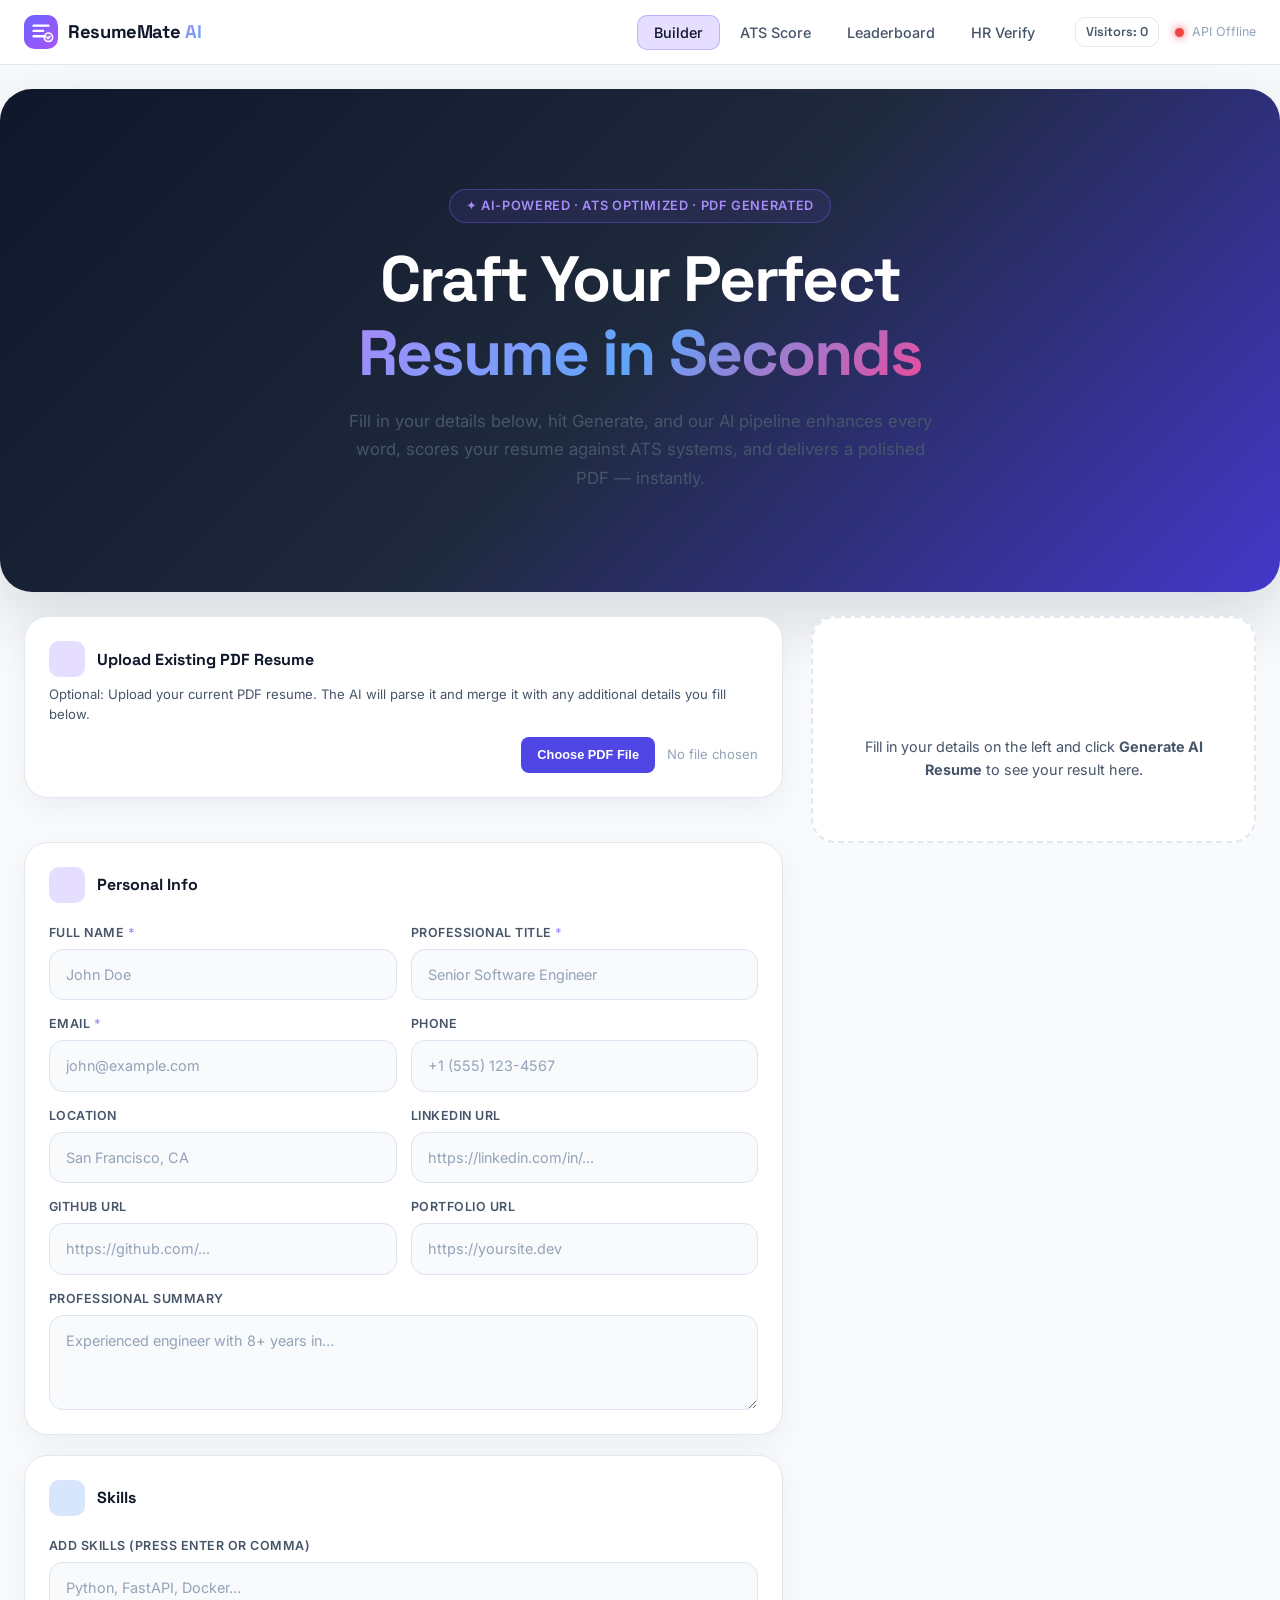
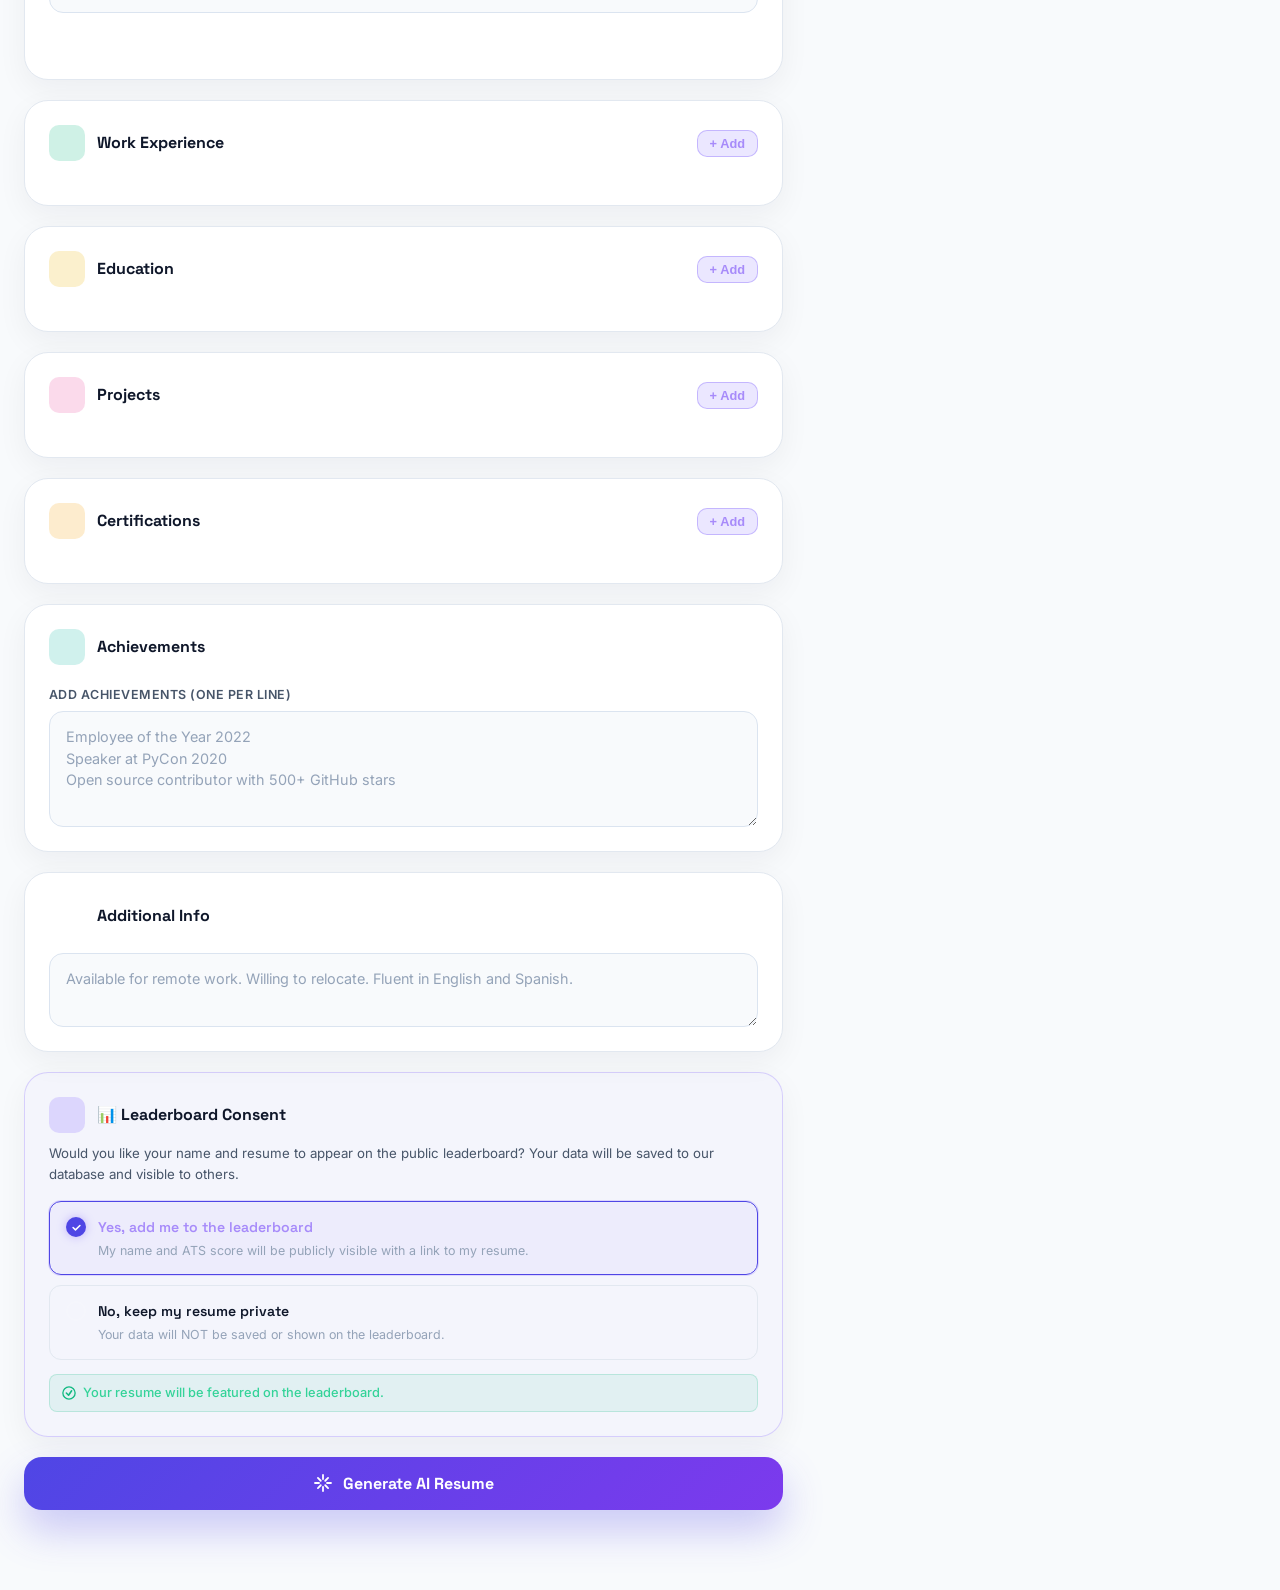
<file: frontend/index.html>
<!DOCTYPE html>
<html lang="en">
<head>
  <meta charset="UTF-8" />
  <meta name="viewport" content="width=device-width, initial-scale=1.0" />
  <title>ResumeMate AI — AI-Powered Resume Builder</title>
  <meta name="description" content="Build a stunning, ATS-optimized resume in seconds using ResumeMate AI. Upload your PDF or fill in your data and let our AI do the rest." />
  <link rel="preconnect" href="https://fonts.googleapis.com" />
  <link rel="preconnect" href="https://fonts.gstatic.com" crossorigin />
  <link href="https://fonts.googleapis.com/css2?family=Inter:wght@300;400;500;600;700;800;900&family=Space+Grotesk:wght@400;500;600;700&display=swap" rel="stylesheet" />
  <link rel="stylesheet" href="style.css?v=3" />
  <script>
      !function(t,e){var o,n,p,r;e.__SV||(window.posthog=e,e._i=[],e.init=function(i,s,a){function g(t,e){var o=e.split(".");2==o.length&&(t=t[o[0]],e=o[1]),t[e]=function(){t.push([e].concat(Array.prototype.slice.call(arguments,0)))}}(p=t.createElement("script")).type="text/javascript",p.crossOrigin="anonymous",p.async=!0,p.src=s.api_host.replace(".i.posthog.com","-assets.i.posthog.com")+"/static/array.js",(r=t.getElementsByTagName("script")[0]).parentNode.insertBefore(p,r);var u=e;for(void 0!==a?u=e[a]=[]:a="posthog",u.people=u.people||[],u.toString=function(t){var e="posthog";return"posthog"!==a&&(e+="."+a),t||(e+=" (stub)"),e},u.people.toString=function(){return u.toString(1)+".people"},u.toString(0),u.people.toString(0),o=["capture","event","service","identify","reset","people","config","token","issue","track","track_pageview","addListener","removeListener","alias","get_distinct_id","set_config","gtm_id","register","register_once","unRegister","unset_user_properties","get_persisted_property","opts","on","capture_batch","get_session_id","get_session_replay_url","registry","init","reset_early_snapshot_destroy"],n=0;n<o.length;n++)g(u,o[n]);e._i.push([i,s,a])},e.__SV=1)}(document,window.posthog||[]);
      console.log('Initializing PostHog...');
      posthog.init('phc_wTXTyKhW9jC4yU4A8CEXWBqbMtCFKhjW7aGt58m32hgh', { 
          api_host: 'https://us.i.posthog.com',
          loaded: function(ph) {
              console.log('PostHog library loaded successfully!');
              ph.capture('$pageview');
          }
      });
  </script>
</head>
<body>

  
  <div class="bg-orbs" aria-hidden="true">
    <div class="orb orb-1"></div>
    <div class="orb orb-2"></div>
    <div class="orb orb-3"></div>
  </div>

  
  <nav class="navbar">
    <div class="nav-inner">
      <div class="nav-brand">
        <div class="brand-icon" aria-hidden="true">
          <svg viewBox="0 0 32 32" fill="none" xmlns="http://www.w3.org/2000/svg">
            <rect width="32" height="32" rx="10" fill="url(#g1)"/>
            <path d="M9 10h14M9 15h9M9 20h11" stroke="#fff" stroke-width="2.2" stroke-linecap="round"/>
            <circle cx="23" cy="21" r="4" fill="#fff" fill-opacity=".15" stroke="#fff" stroke-width="1.5"/>
            <path d="M21.5 21l1 1 2-2" stroke="#fff" stroke-width="1.4" stroke-linecap="round" stroke-linejoin="round"/>
            <defs>
              <linearGradient id="g1" x1="0" y1="0" x2="32" y2="32" gradientUnits="userSpaceOnUse">
                <stop stop-color="#6C63FF"/>
                <stop offset="1" stop-color="#A855F7"/>
              </linearGradient>
            </defs>
          </svg>
        </div>
        <span class="brand-name">ResumeMate <span class="brand-ai">AI</span></span>
      </div>

      <div class="nav-links">
        <button class="nav-link active" id="nav-builder" onclick="showSection('builder')">Builder</button>
        <button class="nav-link" id="nav-score" onclick="showSection('score')">ATS Score</button>
        <button class="nav-link" id="nav-leaderboard" onclick="showSection('leaderboard'); loadLeaderboard()">Leaderboard</button>
        <button class="nav-link" id="nav-hr" onclick="showSection('hr')">HR Verify</button>
      </div>

      <div class="nav-cta">
        <span class="visitors-badge" id="visitors-count-badge">Visitors: ...</span>
        <div class="status-dot" id="api-status" title="API status"></div>
        <span class="status-label" id="api-status-label">Checking…</span>
      </div>
    </div>
  </nav>

  
  <section id="section-builder" class="section active">

    
    <div class="hero">
      <div class="hero-badge">✦ AI-Powered · ATS Optimized · PDF Generated</div>
      <h1 class="hero-title">Craft Your Perfect<br /><span class="gradient-text">Resume in Seconds</span></h1>
      <p class="hero-subtitle">Fill in your details below, hit Generate, and our AI pipeline enhances every word, scores your resume against ATS systems, and delivers a polished PDF — instantly.</p>
    </div>

    <div class="builder-layout">

      
      <div class="form-column">

        
        <div class="card" style="border: 1px dashed var(--purple); background: rgba(108, 99, 255, 0.02); margin-bottom: 24px;">
          <div class="card-header" style="margin-bottom: 8px;">
            <div class="card-icon icon-purple"></div>
            <h2 class="card-title">Upload Existing PDF Resume</h2>
          </div>
          <p style="color: var(--text-2); font-size: 0.82rem; margin: 0 0 12px 0; line-height: 1.5;">
            Optional: Upload your current PDF resume. The AI will parse it and merge it with any additional details you fill below.
          </p>
          <div style="display: flex; gap: 12px; align-items: center;">
            <button class="add-btn" onclick="document.getElementById('builder-pdf-upload').click()" style="background: var(--purple); color: #fff; border: none; padding: 8px 16px; border-radius: 8px; cursor: pointer; font-weight: 600; font-size: 0.8rem; height: 36px; display: inline-flex; align-items: center; justify-content: center; transition: all 0.2s ease;">
              Choose PDF File
            </button>
            <span id="builder-file-name" style="color: var(--text-3); font-size: 0.82rem;">No file chosen</span>
            <input type="file" id="builder-pdf-upload" accept=".pdf" style="display: none" onchange="handleBuilderFileSelect(event)" />
            <button id="builder-file-clear" onclick="clearBuilderFile()" style="display: none; background: transparent; border: none; color: var(--text-3); cursor: pointer; font-size: 0.82rem;">Remove</button>
          </div>
        </div>

        
        <div class="card">
          <div class="card-header">
            <div class="card-icon icon-purple"></div>
            <h2 class="card-title">Personal Info</h2>
          </div>
          <div class="grid-2">
            <div class="field">
              <label for="name">Full Name <span class="req">*</span></label>
              <input type="text" id="name" placeholder="John Doe" />
            </div>
            <div class="field">
              <label for="title">Professional Title <span class="req">*</span></label>
              <input type="text" id="title" placeholder="Senior Software Engineer" />
            </div>
            <div class="field">
              <label for="email">Email <span class="req">*</span></label>
              <input type="email" id="email" placeholder="john@example.com" />
            </div>
            <div class="field">
              <label for="phone">Phone</label>
              <input type="text" id="phone" placeholder="+1 (555) 123-4567" />
            </div>
            <div class="field">
              <label for="location">Location</label>
              <input type="text" id="location" placeholder="San Francisco, CA" />
            </div>
            <div class="field">
              <label for="linkedin">LinkedIn URL</label>
              <input type="url" id="linkedin" placeholder="https://linkedin.com/in/..." />
            </div>
            <div class="field">
              <label for="github">GitHub URL</label>
              <input type="url" id="github" placeholder="https://github.com/..." />
            </div>
            <div class="field">
              <label for="portfolio">Portfolio URL</label>
              <input type="url" id="portfolio" placeholder="https://yoursite.dev" />
            </div>
          </div>
          <div class="field mt-12">
            <label for="summary">Professional Summary</label>
            <textarea id="summary" rows="3" placeholder="Experienced engineer with 8+ years in…"></textarea>
          </div>
        </div>

        
        <div class="card">
          <div class="card-header">
            <div class="card-icon icon-blue"></div>
            <h2 class="card-title">Skills</h2>
          </div>
          <div class="field">
            <label for="skills-input">Add skills (press Enter or comma)</label>
            <input type="text" id="skills-input" placeholder="Python, FastAPI, Docker…" />
          </div>
          <div class="tags-container" id="skills-tags"></div>
        </div>

        
        <div class="card">
          <div class="card-header">
            <div class="card-icon icon-green"></div>
            <h2 class="card-title">Work Experience</h2>
            <button class="add-btn" onclick="addExperience()">+ Add</button>
          </div>
          <div id="experience-list"></div>
        </div>

        
        <div class="card">
          <div class="card-header">
            <div class="card-icon icon-yellow"></div>
            <h2 class="card-title">Education</h2>
            <button class="add-btn" onclick="addEducation()">+ Add</button>
          </div>
          <div id="education-list"></div>
        </div>

        
        <div class="card">
          <div class="card-header">
            <div class="card-icon icon-pink"></div>
            <h2 class="card-title">Projects</h2>
            <button class="add-btn" onclick="addProject()">+ Add</button>
          </div>
          <div id="projects-list"></div>
        </div>

        
        <div class="card">
          <div class="card-header">
            <div class="card-icon icon-orange"></div>
            <h2 class="card-title">Certifications</h2>
            <button class="add-btn" onclick="addCertification()">+ Add</button>
          </div>
          <div id="certifications-list"></div>
        </div>

        
        <div class="card">
          <div class="card-header">
            <div class="card-icon icon-teal"></div>
            <h2 class="card-title">Achievements</h2>
          </div>
          <div class="field">
            <label>Add achievements (one per line)</label>
            <textarea id="achievements" rows="4" placeholder="Employee of the Year 2022&#10;Speaker at PyCon 2020&#10;Open source contributor with 500+ GitHub stars"></textarea>
          </div>
        </div>

        
        <div class="card">
          <div class="card-header">
            <div class="card-icon icon-gray"></div>
            <h2 class="card-title">Additional Info</h2>
          </div>
          <div class="field">
            <textarea id="additional_info" rows="2" placeholder="Available for remote work. Willing to relocate. Fluent in English and Spanish."></textarea>
          </div>
        </div>

        <!-- Leaderboard Consent -->
        <div class="card leaderboard-consent-card">
          <div class="card-header" style="margin-bottom: 10px;">
            <div class="card-icon icon-purple"></div>
            <h2 class="card-title">📊 Leaderboard Consent</h2>
          </div>
          <p class="consent-desc">Would you like your name and resume to appear on the public leaderboard? Your data will be saved to our database and visible to others.</p>
          <div class="consent-options">
            <label class="consent-option" id="consent-yes-label">
              <input type="radio" name="leaderboard_consent" id="consent-yes" value="yes" checked onchange="updateConsentUI()" />
              <span class="consent-radio-box">
                <svg class="consent-check" viewBox="0 0 16 16" fill="none"><path d="M3 8l3.5 3.5L13 5" stroke="currentColor" stroke-width="2.2" stroke-linecap="round" stroke-linejoin="round"/></svg>
              </span>
              <span class="consent-text">
                <strong>Yes, add me to the leaderboard</strong>
                <span class="consent-sub">My name and ATS score will be publicly visible with a link to my resume.</span>
              </span>
            </label>
            <label class="consent-option" id="consent-no-label">
              <input type="radio" name="leaderboard_consent" id="consent-no" value="no" onchange="updateConsentUI()" />
              <span class="consent-radio-box">
                <svg class="consent-check" viewBox="0 0 16 16" fill="none"><path d="M3 8l3.5 3.5L13 5" stroke="currentColor" stroke-width="2.2" stroke-linecap="round" stroke-linejoin="round"/></svg>
              </span>
              <span class="consent-text">
                <strong>No, keep my resume private</strong>
                <span class="consent-sub">Your data will NOT be saved or shown on the leaderboard.</span>
              </span>
            </label>
          </div>
          <div class="consent-notice" id="consent-notice-yes">
            <svg viewBox="0 0 16 16" fill="none" width="14" height="14"><circle cx="8" cy="8" r="7" stroke="#10b981" stroke-width="1.5"/><path d="M5 8l2.5 2.5L11 5.5" stroke="#10b981" stroke-width="1.8" stroke-linecap="round" stroke-linejoin="round"/></svg>
            Your resume will be featured on the leaderboard.
          </div>
          <div class="consent-notice notice-private" id="consent-notice-no" style="display:none">
            <svg viewBox="0 0 16 16" fill="none" width="14" height="14"><circle cx="8" cy="8" r="7" stroke="#f87171" stroke-width="1.5"/><path d="M5.5 5.5l5 5M10.5 5.5l-5 5" stroke="#f87171" stroke-width="1.8" stroke-linecap="round" stroke-linejoin="round"/></svg>
            Your resume will remain private and won't be saved.
          </div>
        </div>

        
        <button class="generate-btn" id="generate-btn" onclick="generateResume()">
          <span class="generate-btn-inner">
            <svg class="btn-icon" viewBox="0 0 20 20" fill="none"><path d="M10 2v4m0 8v4M2 10h4m8 0h4M4.93 4.93l2.83 2.83m4.48 4.48 2.83 2.83M15.07 4.93l-2.83 2.83M7.76 12.24 4.93 15.07" stroke="currentColor" stroke-width="1.8" stroke-linecap="round"/></svg>
            Generate AI Resume
          </span>
        </button>

      </div>

      
      <div class="result-column" id="result-column">

        <div class="result-placeholder" id="result-placeholder">
          <div class="placeholder-icon"></div>
          <p class="placeholder-title">Your AI Resume Awaits</p>
          <p class="placeholder-sub">Fill in your details on the left and click <strong>Generate AI Resume</strong> to see your result here.</p>
        </div>

        
        <div class="processing-panel" id="processing-panel" style="display:none">
          <div class="processing-spinner">
            <div class="spinner-ring"></div>
            <div class="spinner-ring delay1"></div>
            <div class="spinner-ring delay2"></div>
          </div>
          <h3 class="processing-title">AI is working…</h3>
          <div class="pipeline-steps" id="pipeline-steps">
            <div class="step" data-step="normalize">Normalizing resume data</div>
            <div class="step" data-step="enhance">Enhancing with AI</div>
            <div class="step" data-step="ats">ATS Optimizing</div>
            <div class="step" data-step="latex">Building LaTeX</div>
            <div class="step" data-step="pdf">Compiling PDF</div>
            <div class="step" data-step="score">Scoring ATS</div>
          </div>
        </div>

        
        <div class="result-card" id="result-card" style="display:none">
          <div class="result-header">
            <div class="result-success-badge">Resume Generated!</div>
          </div>

          
          <div class="score-section">
            <p class="score-label">ATS Score</p>
            <div class="score-ring-container">
              <svg class="score-ring" viewBox="0 0 120 120">
                <circle cx="60" cy="60" r="50" class="ring-track"/>
                <circle cx="60" cy="60" r="50" class="ring-fill" id="ring-fill"/>
              </svg>
              <div class="score-value-wrap">
                <div class="score-text-group">
                  <span class="score-number" id="score-number">0</span>
                  <span class="score-denom">/100</span>
                </div>
              </div>
            </div>
            <p class="score-grade" id="score-grade"></p>
          </div>

          
          <div class="feedback-section" id="feedback-section"></div>

          
          <button class="download-btn" id="download-btn" onclick="downloadPDF()">
            Download PDF Resume
          </button>

          <button class="download-btn latex-btn" id="download-latex-btn" onclick="downloadLatex()" style="display:none">
            Download LaTeX Source
          </button>

          
          <details class="log-details">
            <summary>View Processing Log</summary>
            <div class="log-content" id="log-content"></div>
          </details>

        </div>

        
        <div class="error-card" id="error-card" style="display:none">
          <div class="error-icon"></div>
          <h3 class="error-title">Something went wrong</h3>
          <p class="error-msg" id="error-msg"></p>
        </div>

      </div>
    </div>
  </section>

  
  <section id="section-score" class="section">
    <div class="hero">
      <div class="hero-badge">Instant ATS Analysis</div>
      <h1 class="hero-title">Score Your <span class="gradient-text">Existing Resume</span></h1>
      <p class="hero-subtitle">Upload any PDF resume and our AI will instantly score it for ATS compatibility with detailed feedback.</p>
    </div>

    <div class="score-upload-area">
      <div class="card score-card">
        <div class="field" style="margin-bottom: 20px;">
          <label for="ats-name">Full Name <span class="req">*</span></label>
          <input type="text" id="ats-name" placeholder="John Doe" required />
        </div>
        <div class="upload-zone" id="upload-zone" ondrop="handleDrop(event)" ondragover="handleDragOver(event)" ondragleave="handleDragLeave(event)" onclick="document.getElementById('pdf-upload').click()">
          <div class="upload-icon"></div>
          <p class="upload-title">Drop your PDF here</p>
          <p class="upload-sub">or click to browse files</p>
          <p class="upload-formats">Supports PDF files only</p>
          <input type="file" id="pdf-upload" accept=".pdf" style="display:none" onchange="handleFileSelect(event)" />
        </div>
        <div class="selected-file" id="selected-file" style="display:none">
          <span class="file-icon"></span>
          <span class="file-name" id="file-name-label"></span>
          <button class="remove-file" onclick="removeFile()">✕</button>
        </div>

        <!-- Leaderboard Consent for ATS Score -->
        <div style="margin: 16px 0 4px 0;">
          <p class="consent-desc" style="margin-bottom: 12px;">📊 <strong style="color:var(--text-1)">Leaderboard Consent</strong> — should your score appear publicly?</p>
          <div class="consent-options">
            <label class="consent-option selected" id="score-consent-yes-label">
              <input type="radio" name="score_leaderboard_consent" id="score-consent-yes" value="yes" checked onchange="updateScoreConsentUI()" />
              <span class="consent-radio-box">
                <svg class="consent-check" viewBox="0 0 16 16" fill="none"><path d="M3 8l3.5 3.5L13 5" stroke="currentColor" stroke-width="2.2" stroke-linecap="round" stroke-linejoin="round"/></svg>
              </span>
              <span class="consent-text">
                <strong>Yes, add me to the leaderboard</strong>
                <span class="consent-sub">Your name, ATS score and resume will be publicly visible.</span>
              </span>
            </label>
            <label class="consent-option" id="score-consent-no-label">
              <input type="radio" name="score_leaderboard_consent" id="score-consent-no" value="no" onchange="updateScoreConsentUI()" />
              <span class="consent-radio-box">
                <svg class="consent-check" viewBox="0 0 16 16" fill="none"><path d="M3 8l3.5 3.5L13 5" stroke="currentColor" stroke-width="2.2" stroke-linecap="round" stroke-linejoin="round"/></svg>
              </span>
              <span class="consent-text">
                <strong>No, keep my resume private</strong>
                <span class="consent-sub">Your data will NOT be saved or shown on the leaderboard.</span>
              </span>
            </label>
          </div>
          <div class="consent-notice" id="score-consent-notice-yes">
            <svg viewBox="0 0 16 16" fill="none" width="14" height="14"><circle cx="8" cy="8" r="7" stroke="#10b981" stroke-width="1.5"/><path d="M5 8l2.5 2.5L11 5.5" stroke="#10b981" stroke-width="1.8" stroke-linecap="round" stroke-linejoin="round"/></svg>
            Your resume will be featured on the leaderboard.
          </div>
          <div class="consent-notice notice-private" id="score-consent-notice-no" style="display:none">
            <svg viewBox="0 0 16 16" fill="none" width="14" height="14"><circle cx="8" cy="8" r="7" stroke="#f87171" stroke-width="1.5"/><path d="M5.5 5.5l5 5M10.5 5.5l-5 5" stroke="#f87171" stroke-width="1.8" stroke-linecap="round" stroke-linejoin="round"/></svg>
            Your resume will remain private and won't be saved.
          </div>
        </div>

        <button class="generate-btn" id="score-btn" onclick="scoreResume()" style="margin-top:16px">
          <span class="generate-btn-inner">
            <svg class="btn-icon" viewBox="0 0 20 20" fill="none"><path d="M10 3a7 7 0 100 14A7 7 0 0010 3zm0 2v5l3 3" stroke="currentColor" stroke-width="1.8" stroke-linecap="round"/></svg>
            Analyze Resume
          </span>
        </button>
      </div>

      
      <div class="score-result-card" id="score-result-card" style="display:none">
        <div class="result-success-badge">Analysis Complete</div>
        <div class="score-section">
          <p class="score-label">ATS Score</p>
          <div class="score-ring-container">
            <svg class="score-ring" viewBox="0 0 120 120">
              <circle cx="60" cy="60" r="50" class="ring-track"/>
              <circle cx="60" cy="60" r="50" class="ring-fill" id="ring-fill-2"/>
            </svg>
            <div class="score-value-wrap">
              <div class="score-text-group">
                <span class="score-number" id="score-number-2">0</span>
                <span class="score-denom">/100</span>
              </div>
            </div>
          </div>
          <p class="score-grade" id="score-grade-2"></p>
        </div>
        <div class="feedback-section" id="feedback-section-2"></div>
      </div>
    </div>
  </section>

  
  <section id="section-leaderboard" class="section">
    <div class="hero">
      <div class="hero-badge">Community Rankings</div>
      <h1 class="hero-title">Resume <span class="gradient-text">Leaderboard</span></h1>
      <p class="hero-subtitle">See how the top AI-generated resumes rank by ATS score. Will yours make the list?</p>
    </div>

    <div class="leaderboard-container">
      <div class="card leaderboard-card">
        <div class="leaderboard-header-row">
          <span class="lb-col">#</span>
          <span class="lb-col lb-name">Name</span>
          <span class="lb-col lb-score">ATS Score</span>
          <span class="lb-col lb-link">PDF</span>
        </div>
        <div id="leaderboard-body">
          <div class="lb-loading">
            <div class="mini-spinner"></div>
            Loading…
          </div>
        </div>
      </div>
    </div>
  </section>

  
  <!-- HR Verification Section -->
  <section id="section-hr" class="section hr-section">
    <div class="hr-iframe-wrapper">
      <div class="hr-iframe-loading" id="hr-iframe-loading">
        <div class="processing-spinner">
          <div class="spinner-ring"></div>
          <div class="spinner-ring delay1"></div>
          <div class="spinner-ring delay2"></div>
        </div>
        <p style="color:var(--text-2);font-size:.9rem;margin-top:16px;">Loading HR Verification Engine…</p>
      </div>
      <iframe
        id="hr-iframe"
        src="https://resumehr.vercel.app/"
        title="HR Resume Verification Tool"
        allow="clipboard-write"
        onload="document.getElementById('hr-iframe-loading').style.display='none'; this.style.opacity='1';"
      ></iframe>
    </div>
  </section>

  <div class="toast" id="toast"></div>

  <script src="app.js"></script>
</body>
</html>
</file>
<file: frontend/style.css>
*, *::before, *::after { box-sizing: border-box; margin: 0; padding: 0; }

:root {
  --bg-base:       #07080f;
  --bg-surface:    #0e1018;
  --bg-card:       rgba(255,255,255,0.04);
  --bg-card-hover: rgba(255,255,255,0.07);
  --border:        rgba(255,255,255,0.08);
  --border-hover:  rgba(255,255,255,0.16);

  --purple:  #7C5CFC;
  --purple-l:#A78BFA;
  --blue:    #3B82F6;
  --blue-l:  #60A5FA;
  --green:   #10B981;
  --green-l: #34D399;
  --pink:    #EC4899;
  --orange:  #F59E0B;
  --teal:    #14B8A6;
  --yellow:  #EAB308;

  --text-1: #F1F2F6;
  --text-2: #A1A8C1;
  --text-3: #5A607A;

  --radius-sm: 10px;
  --radius-md: 16px;
  --radius-lg: 24px;
  --radius-xl: 32px;

  --shadow: 0 4px 24px rgba(0,0,0,.45);
  --shadow-lg: 0 12px 48px rgba(0,0,0,.55);
  --shadow-purple: 0 8px 32px rgba(124,92,252,.25);

  --transition: .22s cubic-bezier(.4,0,.2,1);

  --font-body: 'Inter', system-ui, sans-serif;
  --font-display: 'Space Grotesk', 'Inter', system-ui, sans-serif;
}

html { scroll-behavior: smooth; }

body {
  font-family: var(--font-body);
  background: var(--bg-base);
  color: var(--text-1);
  min-height: 100vh;
  overflow-x: hidden;
  line-height: 1.6;
}


.bg-orbs { position: fixed; inset: 0; pointer-events: none; z-index: 0; overflow: hidden; }

.orb {
  position: absolute;
  border-radius: 50%;
  filter: blur(120px);
  opacity: .18;
  animation: float 20s ease-in-out infinite;
}
.orb-1 {
  width: 600px; height: 600px;
  background: radial-gradient(circle, var(--purple), transparent 70%);
  top: -200px; left: -200px;
  animation-delay: 0s;
}
.orb-2 {
  width: 500px; height: 500px;
  background: radial-gradient(circle, var(--blue), transparent 70%);
  top: 40%; right: -150px;
  animation-delay: -7s;
}
.orb-3 {
  width: 400px; height: 400px;
  background: radial-gradient(circle, var(--pink), transparent 70%);
  bottom: -100px; left: 30%;
  animation-delay: -14s;
}

@keyframes float {
  0%,100% { transform: translate(0,0) scale(1); }
  33%      { transform: translate(30px,-40px) scale(1.05); }
  66%      { transform: translate(-20px, 30px) scale(.95); }
}


.navbar {
  position: sticky;
  top: 0;
  z-index: 100;
  backdrop-filter: blur(20px) saturate(180%);
  -webkit-backdrop-filter: blur(20px) saturate(180%);
  background: rgba(7,8,15,.75);
  border-bottom: 1px solid var(--border);
}
.nav-inner {
  max-width: 1280px;
  margin: 0 auto;
  padding: 0 24px;
  height: 64px;
  display: flex;
  align-items: center;
  gap: 24px;
}


.nav-brand { display: flex; align-items: center; gap: 10px; margin-right: auto; }
.brand-icon svg { width: 34px; height: 34px; display: block; }
.brand-name {
  font-family: var(--font-display);
  font-weight: 700;
  font-size: 1.15rem;
  color: var(--text-1);
  letter-spacing: -.02em;
}
.brand-ai {
  background: linear-gradient(135deg, var(--purple-l), var(--blue-l));
  -webkit-background-clip: text;
  -webkit-text-fill-color: transparent;
  background-clip: text;
}


.nav-links { display: flex; gap: 4px; }
.nav-link {
  background: none;
  border: none;
  cursor: pointer;
  padding: 8px 16px;
  border-radius: var(--radius-sm);
  color: var(--text-2);
  font-family: var(--font-body);
  font-size: .9rem;
  font-weight: 500;
  transition: var(--transition);
}
.nav-link:hover { color: var(--text-1); background: rgba(255,255,255,.06); }
.nav-link.active {
  color: var(--text-1);
  background: rgba(124,92,252,.2);
  border: 1px solid rgba(124,92,252,.35);
}


.visitors-badge {
  font-size: .8rem;
  font-weight: 600;
  color: var(--text-2);
  background: rgba(255,255,255,.05);
  border: 1px solid var(--border);
  padding: 4px 10px;
  border-radius: var(--radius-sm);
  margin-right: 8px;
  font-family: var(--font-display);
}


.nav-cta { display: flex; align-items: center; gap: 8px; }
.status-dot {
  width: 9px; height: 9px;
  border-radius: 50%;
  background: var(--text-3);
  transition: var(--transition);
  flex-shrink: 0;
}
.status-dot.online { background: var(--green); box-shadow: 0 0 8px var(--green); }
.status-dot.offline { background: #EF4444; box-shadow: 0 0 8px #EF4444; }
.status-label { font-size: .78rem; color: var(--text-3); }


.section { display: none; position: relative; z-index: 1; }
.section.active { display: block; }


.hero {
  text-align: center;
  padding: 80px 24px 48px;
  max-width: 760px;
  margin: 0 auto;
}
.hero-badge {
  display: inline-block;
  padding: 6px 16px;
  border-radius: 999px;
  border: 1px solid rgba(124,92,252,.4);
  background: rgba(124,92,252,.1);
  color: var(--purple-l);
  font-size: .8rem;
  font-weight: 600;
  letter-spacing: .05em;
  text-transform: uppercase;
  margin-bottom: 20px;
}
.hero-title {
  font-family: var(--font-display);
  font-size: clamp(2rem, 5vw, 3.2rem);
  font-weight: 800;
  line-height: 1.15;
  letter-spacing: -.03em;
  margin-bottom: 16px;
}
.gradient-text {
  background: linear-gradient(135deg, var(--purple-l) 0%, var(--blue-l) 50%, var(--pink) 100%);
  -webkit-background-clip: text;
  -webkit-text-fill-color: transparent;
  background-clip: text;
}
.hero-subtitle {
  color: var(--text-2);
  font-size: 1.05rem;
  line-height: 1.7;
  max-width: 600px;
  margin: 0 auto;
}


.builder-layout {
  max-width: 1280px;
  margin: 0 auto;
  padding: 0 24px 80px;
  display: grid;
  grid-template-columns: 1fr 420px;
  gap: 28px;
  align-items: start;
}

@media (max-width: 960px) {
  .builder-layout { grid-template-columns: 1fr; }
  .result-column { position: static !important; }
}

.form-column { display: flex; flex-direction: column; gap: 20px; }
.result-column {
  position: sticky;
  top: 80px;
  display: flex;
  flex-direction: column;
  gap: 20px;
}


.card {
  background: var(--bg-card);
  border: 1px solid var(--border);
  border-radius: var(--radius-lg);
  padding: 24px;
  transition: var(--transition);
}
.card:hover {
  background: var(--bg-card-hover);
  border-color: var(--border-hover);
}
.card-header {
  display: flex;
  align-items: center;
  gap: 12px;
  margin-bottom: 20px;
}
.card-icon {
  width: 36px; height: 36px;
  border-radius: 10px;
  display: flex;
  align-items: center;
  justify-content: center;
  font-size: 16px;
  flex-shrink: 0;
}
.icon-purple { background: rgba(124,92,252,.2); }
.icon-blue   { background: rgba(59,130,246,.2); }
.icon-green  { background: rgba(16,185,129,.2); }
.icon-yellow { background: rgba(234,179,8,.2);  }
.icon-pink   { background: rgba(236,72,153,.2); }
.icon-orange { background: rgba(245,158,11,.2); }
.icon-teal   { background: rgba(20,184,166,.2); }
.icon-gray   { background: rgba(255,255,255,.07); }

.card-title {
  font-family: var(--font-display);
  font-size: 1rem;
  font-weight: 700;
  color: var(--text-1);
  flex: 1;
}


.grid-2 { display: grid; grid-template-columns: 1fr 1fr; gap: 14px; }
@media (max-width: 600px) { .grid-2 { grid-template-columns: 1fr; } }
.mt-12 { margin-top: 14px; }


.field { display: flex; flex-direction: column; gap: 6px; }
.field label {
  font-size: .78rem;
  font-weight: 600;
  color: var(--text-2);
  letter-spacing: .04em;
  text-transform: uppercase;
}
.req { color: var(--purple-l); }

input[type="text"],
input[type="email"],
input[type="url"],
textarea {
  width: 100%;
  background: rgba(255,255,255,.05);
  border: 1px solid var(--border);
  border-radius: var(--radius-sm);
  padding: 10px 14px;
  color: var(--text-1);
  font-family: var(--font-body);
  font-size: .9rem;
  line-height: 1.5;
  transition: var(--transition);
  outline: none;
  resize: vertical;
}
input:focus, textarea:focus {
  border-color: var(--purple);
  background: rgba(124,92,252,.08);
  box-shadow: 0 0 0 3px rgba(124,92,252,.12);
}
input::placeholder, textarea::placeholder { color: var(--text-3); }


.tags-container {
  display: flex;
  flex-wrap: wrap;
  gap: 8px;
  margin-top: 10px;
  min-height: 32px;
}
.tag {
  display: flex;
  align-items: center;
  gap: 6px;
  padding: 4px 12px;
  border-radius: 999px;
  background: rgba(124,92,252,.18);
  border: 1px solid rgba(124,92,252,.35);
  color: var(--purple-l);
  font-size: .82rem;
  font-weight: 500;
  animation: tagIn .15s ease;
}
@keyframes tagIn { from { opacity:0; transform: scale(.85); } to { opacity:1; transform: scale(1); } }
.tag-remove {
  background: none;
  border: none;
  cursor: pointer;
  color: var(--purple-l);
  font-size: .85rem;
  line-height: 1;
  opacity: .6;
  transition: var(--transition);
}
.tag-remove:hover { opacity: 1; }


.add-btn {
  margin-left: auto;
  background: rgba(124,92,252,.15);
  border: 1px solid rgba(124,92,252,.35);
  border-radius: var(--radius-sm);
  color: var(--purple-l);
  cursor: pointer;
  font-size: .8rem;
  font-weight: 600;
  padding: 5px 12px;
  transition: var(--transition);
}
.add-btn:hover { background: rgba(124,92,252,.28); }

.list-item {
  background: rgba(255,255,255,.03);
  border: 1px solid var(--border);
  border-radius: var(--radius-md);
  padding: 16px;
  margin-bottom: 12px;
  position: relative;
  animation: slideIn .2s ease;
}
@keyframes slideIn { from { opacity:0; transform: translateY(-8px); } to { opacity:1; transform: translateY(0); } }
.list-item .grid-2 { gap: 10px; }
.list-item .field { margin-bottom: 10px; }
.list-item .field:last-child { margin-bottom: 0; }

.remove-btn {
  position: absolute;
  top: 12px;
  right: 12px;
  background: rgba(239,68,68,.15);
  border: 1px solid rgba(239,68,68,.3);
  border-radius: 6px;
  color: #F87171;
  cursor: pointer;
  font-size: .75rem;
  padding: 3px 8px;
  transition: var(--transition);
}
.remove-btn:hover { background: rgba(239,68,68,.3); }

.bullets-container { display: flex; flex-direction: column; gap: 6px; margin-top: 8px; }
.bullet-row { display: flex; gap: 8px; align-items: center; }
.bullet-row input { flex: 1; }
.bullet-remove {
  background: none; border: none; cursor: pointer;
  color: var(--text-3); font-size: 1rem; transition: var(--transition);
  flex-shrink: 0; padding: 4px;
}
.bullet-remove:hover { color: #F87171; }
.add-bullet-btn {
  background: none;
  border: 1px dashed var(--border);
  border-radius: 8px;
  color: var(--text-3);
  cursor: pointer;
  font-size: .8rem;
  padding: 7px;
  text-align: center;
  width: 100%;
  margin-top: 4px;
  transition: var(--transition);
}
.add-bullet-btn:hover { border-color: var(--purple); color: var(--purple-l); }


.generate-btn {
  width: 100%;
  background: linear-gradient(135deg, var(--purple), #A855F7);
  border: none;
  border-radius: var(--radius-md);
  cursor: pointer;
  font-family: var(--font-display);
  font-size: 1rem;
  font-weight: 700;
  color: #fff;
  padding: 16px;
  position: relative;
  overflow: hidden;
  transition: var(--transition);
  box-shadow: var(--shadow-purple);
}
.generate-btn::before {
  content: '';
  position: absolute;
  inset: 0;
  background: linear-gradient(135deg, #A855F7, var(--blue));
  opacity: 0;
  transition: var(--transition);
}
.generate-btn:hover::before { opacity: 1; }
.generate-btn:hover { transform: translateY(-2px); box-shadow: 0 16px 48px rgba(124,92,252,.45); }
.generate-btn:active { transform: translateY(0); }
.generate-btn:disabled { opacity: .5; cursor: not-allowed; transform: none; }
.generate-btn-inner {
  position: relative;
  display: flex;
  align-items: center;
  justify-content: center;
  gap: 10px;
}
.btn-icon { width: 20px; height: 20px; }


.result-placeholder {
  background: var(--bg-card);
  border: 2px dashed var(--border);
  border-radius: var(--radius-lg);
  padding: 60px 32px;
  text-align: center;
}
.placeholder-icon { font-size: 3rem; margin-bottom: 16px; }
.placeholder-title { font-family: var(--font-display); font-size: 1.2rem; font-weight: 700; margin-bottom: 10px; }
.placeholder-sub { color: var(--text-2); font-size: .9rem; line-height: 1.6; }


.processing-panel {
  background: var(--bg-card);
  border: 1px solid var(--border);
  border-radius: var(--radius-lg);
  padding: 40px 32px;
  text-align: center;
}
.processing-spinner {
  position: relative;
  width: 72px;
  height: 72px;
  margin: 0 auto 24px;
}
.spinner-ring {
  position: absolute;
  inset: 0;
  border-radius: 50%;
  border: 3px solid transparent;
  border-top-color: var(--purple);
  animation: spin 1.2s linear infinite;
}
.delay1 { border-top-color: var(--blue); animation-delay: -.4s; inset: 10px; }
.delay2 { border-top-color: var(--pink); animation-delay: -.8s; inset: 20px; }
@keyframes spin { to { transform: rotate(360deg); } }

.processing-title {
  font-family: var(--font-display);
  font-size: 1.1rem;
  font-weight: 700;
  margin-bottom: 20px;
}
.pipeline-steps { display: flex; flex-direction: column; gap: 8px; text-align: left; }
.step {
  padding: 10px 14px;
  border-radius: var(--radius-sm);
  background: rgba(255,255,255,.03);
  border: 1px solid var(--border);
  font-size: .85rem;
  color: var(--text-3);
  transition: var(--transition);
}
.step.active {
  color: var(--purple-l);
  background: rgba(124,92,252,.1);
  border-color: rgba(124,92,252,.3);
}
.step.done {
  color: var(--green-l);
  background: rgba(16,185,129,.08);
  border-color: rgba(16,185,129,.25);
}


.result-card {
  background: var(--bg-card);
  border: 1px solid var(--border);
  border-radius: var(--radius-lg);
  padding: 28px;
  animation: fadeUp .4s ease;
}
@keyframes fadeUp { from { opacity:0; transform: translateY(20px); } to { opacity:1; transform: translateY(0); } }

.result-header { margin-bottom: 20px; }
.result-success-badge {
  display: inline-block;
  padding: 6px 14px;
  border-radius: 999px;
  background: rgba(16,185,129,.15);
  border: 1px solid rgba(16,185,129,.35);
  color: var(--green-l);
  font-size: .82rem;
  font-weight: 600;
}


.score-section { text-align: center; margin: 20px 0; }
.score-label {
  font-size: .75rem;
  font-weight: 700;
  letter-spacing: .08em;
  text-transform: uppercase;
  color: var(--text-3);
  margin-bottom: 12px;
}
.score-ring-container {
  position: relative;
  width: 120px;
  height: 120px;
  margin: 0 auto 12px;
}
.score-ring { width: 120px; height: 120px; transform: rotate(-90deg); }
.ring-track {
  fill: none;
  stroke: rgba(255,255,255,.06);
  stroke-width: 10;
}
.ring-fill {
  fill: none;
  stroke: url(#ring-grad);
  stroke-width: 10;
  stroke-linecap: round;
  stroke-dasharray: 314;
  stroke-dashoffset: 314;
  transition: stroke-dashoffset 1.2s cubic-bezier(.4,0,.2,1);
}


.score-value-wrap {
  position: absolute;
  inset: 0;
  display: flex;
  align-items: center;
  justify-content: center;
  flex-direction: row;
  gap: 2px;
}
.score-number {
  font-family: var(--font-display);
  font-size: 2rem;
  font-weight: 800;
  color: var(--text-1);
}
.score-text-group {
  display: flex;
  align-items: baseline;
  gap: 2px;
}
.score-denom { font-size: .8rem; color: var(--text-3); }
.score-grade {
  font-size: .9rem;
  font-weight: 600;
  margin-top: 4px;
}


.feedback-section { margin: 16px 0; }
.feedback-category {
  margin-bottom: 16px;
}
.feedback-category h4 {
  font-size: .8rem;
  font-weight: 700;
  text-transform: uppercase;
  letter-spacing: .06em;
  color: var(--text-2);
  margin-bottom: 8px;
}
.feedback-list {
  list-style: none;
  display: flex;
  flex-direction: column;
  gap: 6px;
}
.feedback-list li {
  padding: 8px 12px;
  border-radius: 8px;
  font-size: .83rem;
  line-height: 1.5;
}
.feedback-list li.pos {
  background: rgba(16,185,129,.08);
  border-left: 3px solid var(--green);
  color: var(--text-2);
}
.feedback-list li.neg {
  background: rgba(239,68,68,.08);
  border-left: 3px solid #EF4444;
  color: var(--text-2);
}
.feedback-list li.neu {
  background: rgba(255,255,255,.04);
  border-left: 3px solid var(--text-3);
  color: var(--text-2);
}


.download-btn {
  width: 100%;
  background: linear-gradient(135deg, var(--green), var(--teal));
  border: none;
  border-radius: var(--radius-md);
  color: #fff;
  cursor: pointer;
  font-family: var(--font-display);
  font-size: .95rem;
  font-weight: 700;
  padding: 14px;
  margin-top: 16px;
  transition: var(--transition);
  box-shadow: 0 8px 24px rgba(16,185,129,.3);
}
.download-btn:hover { transform: translateY(-2px); box-shadow: 0 14px 36px rgba(16,185,129,.45); }

.download-btn.latex-btn {
  background: linear-gradient(135deg, #7C5CFC, #3B82F6);
  box-shadow: 0 8px 24px rgba(124,92,252,.3);
}
.download-btn.latex-btn:hover { box-shadow: 0 14px 36px rgba(124,92,252,.5); }


.log-details { margin-top: 16px; }
.log-details summary {
  cursor: pointer;
  font-size: .8rem;
  color: var(--text-3);
  user-select: none;
  transition: var(--transition);
}
.log-details summary:hover { color: var(--text-2); }
.log-content {
  margin-top: 10px;
  padding: 12px;
  background: rgba(0,0,0,.3);
  border-radius: var(--radius-sm);
  border: 1px solid var(--border);
  font-size: .78rem;
  color: var(--text-2);
  display: flex;
  flex-direction: column;
  gap: 4px;
  max-height: 200px;
  overflow-y: auto;
}


.error-card {
  background: rgba(239,68,68,.06);
  border: 1px solid rgba(239,68,68,.25);
  border-radius: var(--radius-lg);
  padding: 32px;
  text-align: center;
  animation: fadeUp .3s ease;
}
.error-icon { font-size: 2.5rem; margin-bottom: 12px; }
.error-title { font-family: var(--font-display); font-size: 1.1rem; font-weight: 700; color: #F87171; margin-bottom: 8px; }
.error-msg { font-size: .88rem; color: var(--text-2); line-height: 1.6; }


.score-upload-area {
  max-width: 900px;
  margin: 0 auto;
  padding: 0 24px 80px;
  display: grid;
  grid-template-columns: 1fr 1fr;
  gap: 28px;
  align-items: start;
}
@media (max-width: 720px) { .score-upload-area { grid-template-columns: 1fr; } }

.score-card { display: flex; flex-direction: column; gap: 0; }
.score-result-card {
  background: var(--bg-card);
  border: 1px solid var(--border);
  border-radius: var(--radius-lg);
  padding: 28px;
  animation: fadeUp .4s ease;
}


.upload-zone {
  border: 2px dashed var(--border);
  border-radius: var(--radius-md);
  padding: 48px 24px;
  text-align: center;
  cursor: pointer;
  transition: var(--transition);
  background: rgba(255,255,255,0.03);
}
.upload-zone:hover,
.upload-zone.drag-over {
  border-color: var(--purple);
  background: rgba(124,92,252,.08);
}
.upload-icon { font-size: 2.5rem; margin-bottom: 12px; }
.upload-title { font-family: var(--font-display); font-size: 1rem; font-weight: 700; margin-bottom: 6px; color: var(--text-1); }
.upload-sub { font-size: .88rem; color: var(--text-2); margin-bottom: 4px; }
.upload-formats { font-size: .75rem; color: var(--text-3); }

.selected-file {
  display: flex;
  align-items: center;
  gap: 10px;
  padding: 12px 16px;
  background: rgba(16,185,129,.08);
  border: 1px solid rgba(16,185,129,.25);
  border-radius: var(--radius-sm);
  margin-top: 12px;
}
.file-icon { font-size: 1.2rem; }
.file-name { flex: 1; font-size: .88rem; color: var(--green-l); font-weight: 500; }
.remove-file {
  background: none;
  border: none;
  cursor: pointer;
  color: var(--text-3);
  font-size: .9rem;
  transition: var(--transition);
}
.remove-file:hover { color: #F87171; }


.leaderboard-container {
  max-width: 900px;
  margin: 0 auto;
  padding: 0 24px 80px;
}
.leaderboard-card { overflow: hidden; padding: 0; }

.leaderboard-header-row {
  display: grid;
  grid-template-columns: 48px 1fr 130px 80px;
  gap: 12px;
  padding: 14px 24px;
  background: rgba(255,255,255,.04);
  border-bottom: 1px solid var(--border);
  font-size: .75rem;
  font-weight: 700;
  text-transform: uppercase;
  letter-spacing: .06em;
  color: var(--text-3);
}
.lb-col { display: flex; align-items: center; }
.lb-score { justify-content: center; }
.lb-link  { justify-content: center; }

.lb-row {
  display: grid;
  grid-template-columns: 48px 1fr 130px 80px;
  gap: 12px;
  padding: 14px 24px;
  border-bottom: 1px solid var(--border);
  transition: var(--transition);
  animation: slideIn .2s ease;
}
.lb-row:last-child { border-bottom: none; }
.lb-row:hover { background: rgba(255,255,255,.03); }

.lb-rank {
  font-family: var(--font-display);
  font-weight: 800;
  font-size: .95rem;
  color: var(--text-3);
}
.lb-rank.top-1 { color: #FFD700; }
.lb-rank.top-2 { color: #C0C0C0; }
.lb-rank.top-3 { color: #CD7F32; }

.lb-name-cell {
  font-weight: 600;
  font-size: .9rem;
  color: var(--text-1);
  text-transform: capitalize;
  display: flex;
  align-items: center;
}

.lb-score-cell {
  justify-content: center;
  display: flex;
  align-items: center;
}
.score-pill {
  padding: 4px 14px;
  border-radius: 999px;
  font-weight: 700;
  font-size: .82rem;
}
.score-pill.great  { background: rgba(16,185,129,.15); border: 1px solid rgba(16,185,129,.4);  color: var(--green-l); }
.score-pill.good   { background: rgba(59,130,246,.15);  border: 1px solid rgba(59,130,246,.4);   color: var(--blue-l); }
.score-pill.avg    { background: rgba(245,158,11,.15); border: 1px solid rgba(245,158,11,.4);  color: #FCD34D; }
.score-pill.low    { background: rgba(239,68,68,.12);  border: 1px solid rgba(239,68,68,.3);   color: #F87171; }

.lb-link-cell {
  display: flex;
  align-items: center;
  justify-content: center;
}
.view-link {
  font-size: .78rem;
  font-weight: 600;
  color: var(--purple-l);
  text-decoration: none;
  padding: 4px 10px;
  border-radius: 6px;
  border: 1px solid rgba(124,92,252,.35);
  background: rgba(124,92,252,.1);
  transition: var(--transition);
}
.view-link:hover { background: rgba(124,92,252,.25); }

.lb-empty {
  padding: 60px 24px;
  text-align: center;
  color: var(--text-3);
  font-size: .9rem;
}
.lb-loading {
  padding: 48px;
  text-align: center;
  color: var(--text-3);
  font-size: .88rem;
  display: flex;
  align-items: center;
  justify-content: center;
  gap: 10px;
}
.mini-spinner {
  width: 20px; height: 20px;
  border-radius: 50%;
  border: 2px solid transparent;
  border-top-color: var(--purple);
  animation: spin .8s linear infinite;
}


.toast {
  position: fixed;
  bottom: 28px;
  left: 50%;
  transform: translateX(-50%) translateY(80px);
  background: rgba(14,16,24,.95);
  border: 1px solid var(--border);
  border-radius: var(--radius-md);
  padding: 12px 24px;
  font-size: .88rem;
  font-weight: 500;
  color: #ffffff !important;
  backdrop-filter: blur(20px);
  box-shadow: var(--shadow-lg);
  z-index: 1000;
  transition: transform .3s cubic-bezier(.4,0,.2,1), opacity .3s ease;
  opacity: 0;
  pointer-events: none;
  white-space: nowrap;
}
.toast.show {
  transform: translateX(-50%) translateY(0);
  opacity: 1;
}


::-webkit-scrollbar { width: 6px; }
::-webkit-scrollbar-track { background: transparent; }
::-webkit-scrollbar-thumb { background: rgba(255,255,255,.1); border-radius: 999px; }
::-webkit-scrollbar-thumb:hover { background: rgba(255,255,255,.2); }


#pdf-modal {
  display: none;
  position: fixed;
  inset: 0;
  z-index: 2000;
  align-items: center;
  justify-content: center;
}
#pdf-modal.open { display: flex; }

.pdf-modal-backdrop {
  position: absolute;
  inset: 0;
  background: rgba(0,0,0,.75);
  backdrop-filter: blur(8px);
  animation: backdropIn .2s ease;
}
@keyframes backdropIn { from { opacity:0; } to { opacity:1; } }

.pdf-modal-box {
  position: relative;
  z-index: 1;
  width: min(900px, 95vw);
  height: min(88vh, 860px);
  background: #0e1018;
  border: 1px solid var(--border-hover);
  border-radius: var(--radius-xl);
  display: flex;
  flex-direction: column;
  overflow: hidden;
  box-shadow: 0 32px 80px rgba(0,0,0,.7);
  animation: modalIn .3s cubic-bezier(.34,1.56,.64,1);
}
@keyframes modalIn {
  from { opacity:0; transform: scale(.93) translateY(20px); }
  to   { opacity:1; transform: scale(1)  translateY(0); }
}

.pdf-modal-header {
  display: flex;
  align-items: center;
  justify-content: space-between;
  padding: 16px 20px;
  border-bottom: 1px solid var(--border);
  background: rgba(255,255,255,.03);
  flex-shrink: 0;
}
.pdf-modal-title {
  font-family: var(--font-display);
  font-size: .95rem;
  font-weight: 700;
  color: var(--text-1);
}
.pdf-modal-actions { display: flex; align-items: center; gap: 10px; }

.pdf-download-btn {
  display: inline-flex;
  align-items: center;
  gap: 6px;
  padding: 7px 16px;
  border-radius: var(--radius-sm);
  background: rgba(16,185,129,.15);
  border: 1px solid rgba(16,185,129,.35);
  color: var(--green-l);
  font-size: .82rem;
  font-weight: 600;
  text-decoration: none;
  transition: var(--transition);
}
.pdf-download-btn:hover { background: rgba(16,185,129,.28); }

.pdf-modal-close {
  background: rgba(255,255,255,.06);
  border: 1px solid var(--border);
  border-radius: 8px;
  color: var(--text-2);
  cursor: pointer;
  font-size: 1rem;
  width: 32px;
  height: 32px;
  display: flex;
  align-items: center;
  justify-content: center;
  transition: var(--transition);
}
.pdf-modal-close:hover { background: rgba(239,68,68,.2); border-color: rgba(239,68,68,.4); color: #F87171; }

.pdf-modal-body {
  flex: 1;
  position: relative;
  overflow: hidden;
  background: var(--bg-surface);
}

.pdf-fallback {
  flex-direction: column;
  align-items: center;
  justify-content: center;
  height: 100%;
  background: var(--bg-surface);
  gap: 20px;
  text-align: center;
  padding: 40px;
}
.pdf-fallback-icon { font-size: 3.5rem; }


.pdf-loading {
  display: flex;
  flex-direction: column;
  align-items: center;
  justify-content: center;
  height: 100%;
  gap: 20px;
}
.pdf-spinner {
  position: relative;
  width: 56px;
  height: 56px;
}
.pdf-loading-text {
  color: var(--text-3);
  font-size: .88rem;
}




/* ===== RESUMEMATE ENTERPRISE V3 ===== */
:root{
--bg-base:#f8fafc!important;
--bg-card:#ffffff!important;
--text-1:#0f172a!important;
--text-2:#475569!important;
--text-3:#94a3b8!important;
--border:#e2e8f0!important;
--purple:#4f46e5!important;
}

body{
background:#f8fafc!important;
color:#ffffff!important;
}

.bg-orbs{display:none!important;}

.navbar{
background:rgba(255,255,255,.95)!important;
border-bottom:1px solid #e5e7eb!important;
backdrop-filter:blur(20px)!important;
}

.hero{
max-width:1440px!important;
margin:24px auto!important;
padding:100px 70px!important;
border-radius:32px!important;
background:linear-gradient(135deg,#0f172a,#1e293b,#4338ca)!important;
box-shadow:0 25px 70px rgba(15,23,42,.15)!important;
}

.hero-title{
font-size:clamp(1.8rem,6vw,4rem)!important;
font-weight:800!important;
}

.card,.result-card,.score-result-card,.processing-panel{
background:#fff!important;
border:1px solid #e2e8f0!important;
border-radius:24px!important;
box-shadow:0 10px 30px rgba(15,23,42,.05)!important;
}

.card:hover{
transform:translateY(-4px);
transition:.25s;
}

input,textarea,select{
background:#f8fafc!important;
border:1px solid #dbe4f0!important;
border-radius:14px!important;
color:#0f172a!important;
padding:14px 16px!important;
}

input:focus,textarea:focus{
border-color:#4f46e5!important;
box-shadow:0 0 0 5px rgba(79,70,229,.12)!important;
}

.generate-btn,.download-btn{
border-radius:18px!important;
font-weight:700!important;
}

.generate-btn{
background:linear-gradient(135deg,#4f46e5,#7c3aed)!important;
box-shadow:0 20px 40px rgba(79,70,229,.28)!important;
}

.builder-layout{
max-width:1440px!important;
grid-template-columns:1.45fr .85fr!important;
}

.result-column{
top:95px!important;
}

.upload-zone{
  background: rgba(79, 70, 229, 0.04) !important;
  border: 2px dashed rgba(79, 70, 229, 0.35) !important;
}

.leaderboard-card{
background:#fff!important;
border-radius:24px!important;
}

.lb-row:hover{
background:#f8fafc!important;
}

@media(max-width:1100px){
.builder-layout{
grid-template-columns:1fr!important;
}
}

/* ===== MOBILE & TABLET RESPONSIVENESS ===== */

@media (max-width: 768px) {
  input[type="text"],
  input[type="email"],
  input[type="url"],
  input,
  textarea,
  select {
    font-size: 16px !important;
  }

  .nav-inner {
    padding: 0 12px !important;
    gap: 8px !important;
    height: auto !important;
    min-height: 64px !important;
    flex-wrap: wrap !important;
    justify-content: space-between !important;
    padding-top: 8px !important;
    padding-bottom: 8px !important;
  }
  .nav-brand {
    margin-right: 0 !important;
  }
  .nav-links {
    order: 3 !important;
    width: 100% !important;
    justify-content: center !important;
    margin-top: 4px !important;
  }
  .visitors-badge {
    margin-right: 4px !important;
    padding: 3px 6px !important;
    font-size: 0.7rem !important;
  }
  .status-label {
    display: none !important;
  }

  .hero {
    margin: 12px !important;
    padding: 40px 20px !important;
    border-radius: 20px !important;
  }
  .hero-title {
    font-size: clamp(1.8rem, 8vw, 2.5rem) !important;
  }
  .hero-subtitle {
    font-size: 0.88rem !important;
  }
}

@media (max-width: 600px) {
  .card,
  .result-card,
  .score-result-card,
  .processing-panel {
    padding: 16px !important;
    border-radius: 16px !important;
  }

  .list-item {
    background: #f8fafc !important;
    border: 1px solid #e2e8f0 !important;
    padding: 12px !important;
    border-radius: 12px !important;
  }

  .leaderboard-header-row,
  .lb-row {
    grid-template-columns: 32px 1fr 80px 50px !important;
    padding: 10px 12px !important;
    font-size: 0.8rem !important;
  }
  .lb-col.lb-name {
    font-size: 0.8rem !important;
  }
}


/* ── Leaderboard Consent Card ───────────────────────────────────────── */

.leaderboard-consent-card {
  border: 1px solid rgba(124, 92, 252, 0.25) !important;
  background: rgba(124, 92, 252, 0.03) !important;
}

.consent-desc {
  color: var(--text-2);
  font-size: 0.83rem;
  line-height: 1.6;
  margin: 0 0 16px 0;
}

.consent-options {
  display: flex;
  flex-direction: column;
  gap: 10px;
  margin-bottom: 14px;
}

.consent-option {
  display: flex;
  align-items: flex-start;
  gap: 12px;
  padding: 14px 16px;
  border-radius: 12px;
  border: 1.5px solid var(--border);
  background: rgba(255,255,255,0.02);
  cursor: pointer;
  transition: all 0.2s ease;
  position: relative;
}

.consent-option:hover {
  border-color: var(--border-hover);
  background: rgba(255,255,255,0.04);
}

.consent-option.selected {
  border-color: var(--purple);
  background: rgba(124, 92, 252, 0.06);
  box-shadow: 0 0 0 1px rgba(124,92,252,0.2);
}

/* hide the native radio */
.consent-option input[type="radio"] {
  position: absolute;
  opacity: 0;
  width: 0;
  height: 0;
}

.consent-radio-box {
  width: 20px;
  height: 20px;
  min-width: 20px;
  border-radius: 50%;
  border: 2px solid var(--border-hover);
  display: flex;
  align-items: center;
  justify-content: center;
  margin-top: 1px;
  transition: all 0.2s ease;
  background: transparent;
}

.consent-option.selected .consent-radio-box {
  border-color: var(--purple);
  background: var(--purple);
  box-shadow: 0 0 10px rgba(124,92,252,0.4);
}

.consent-check {
  width: 11px;
  height: 11px;
  color: #fff;
  opacity: 0;
  transform: scale(0.5);
  transition: all 0.15s ease;
}

.consent-option.selected .consent-check {
  opacity: 1;
  transform: scale(1);
}

.consent-text {
  display: flex;
  flex-direction: column;
  gap: 3px;
}

.consent-text strong {
  color: var(--text-1);
  font-size: 0.88rem;
  font-family: var(--font-display);
  font-weight: 600;
}

.consent-sub {
  color: var(--text-3);
  font-size: 0.78rem;
  line-height: 1.5;
}

.consent-option.selected .consent-text strong {
  color: var(--purple-l);
}

.consent-notice {
  display: flex;
  align-items: center;
  gap: 7px;
  font-size: 0.8rem;
  color: #34D399;
  background: rgba(16,185,129,0.08);
  border: 1px solid rgba(16,185,129,0.2);
  border-radius: 8px;
  padding: 8px 12px;
  font-weight: 500;
}

.consent-notice.notice-private {
  color: #f87171;
  background: rgba(248,113,113,0.08);
  border-color: rgba(248,113,113,0.2);
}


/* ─── HR Verify Nav Button ───────────────────────────────────────── */
.nav-link-hr {
  position: relative;
  color: #10B981 !important;
  background: rgba(16,185,129,.1) !important;
  border: 1px solid rgba(16,185,129,.28) !important;
  font-weight: 600 !important;
}
.nav-link-hr:hover {
  background: rgba(16,185,129,.18) !important;
  border-color: rgba(16,185,129,.5) !important;
  box-shadow: 0 0 16px rgba(16,185,129,.22);
}
.nav-link-hr.active {
  background: rgba(16,185,129,.25) !important;
  border-color: rgba(16,185,129,.6) !important;
  box-shadow: 0 0 20px rgba(16,185,129,.3);
}
/* animated pulse dot */
.nav-link-hr::after {
  content: '';
  position: absolute;
  top: 7px; right: 7px;
  width: 6px; height: 6px;
  border-radius: 50%;
  background: #10B981;
  box-shadow: 0 0 6px #10B981;
  animation: hrPulse 2s ease-in-out infinite;
}
@keyframes hrPulse {
  0%,100% { opacity: 1; transform: scale(1); }
  50%      { opacity: .4; transform: scale(.6); }
}

/* ─── HR Section Layout ───────────────────────────────────────────── */
.hr-section { display: none; flex-direction: column; height: calc(100vh - 64px); overflow: hidden; }
.hr-section.active { display: flex; }

/* ─── iframe wrapper ──────────────────────────────────────────────── */
.hr-iframe-wrapper {
  position: relative;
  flex: 1;
  margin: 0;
  background: #07080f;
  overflow: hidden;
}

.hr-iframe-loading {
  position: absolute;
  inset: 0;
  display: flex;
  flex-direction: column;
  align-items: center;
  justify-content: center;
  background: #07080f;
  z-index: 5;
  transition: opacity .3s;
}

#hr-iframe {
  width: 100%;
  height: 100%;
  border: none;
  opacity: 0;
  transition: opacity .4s ease;
  display: block;
}
</file>
